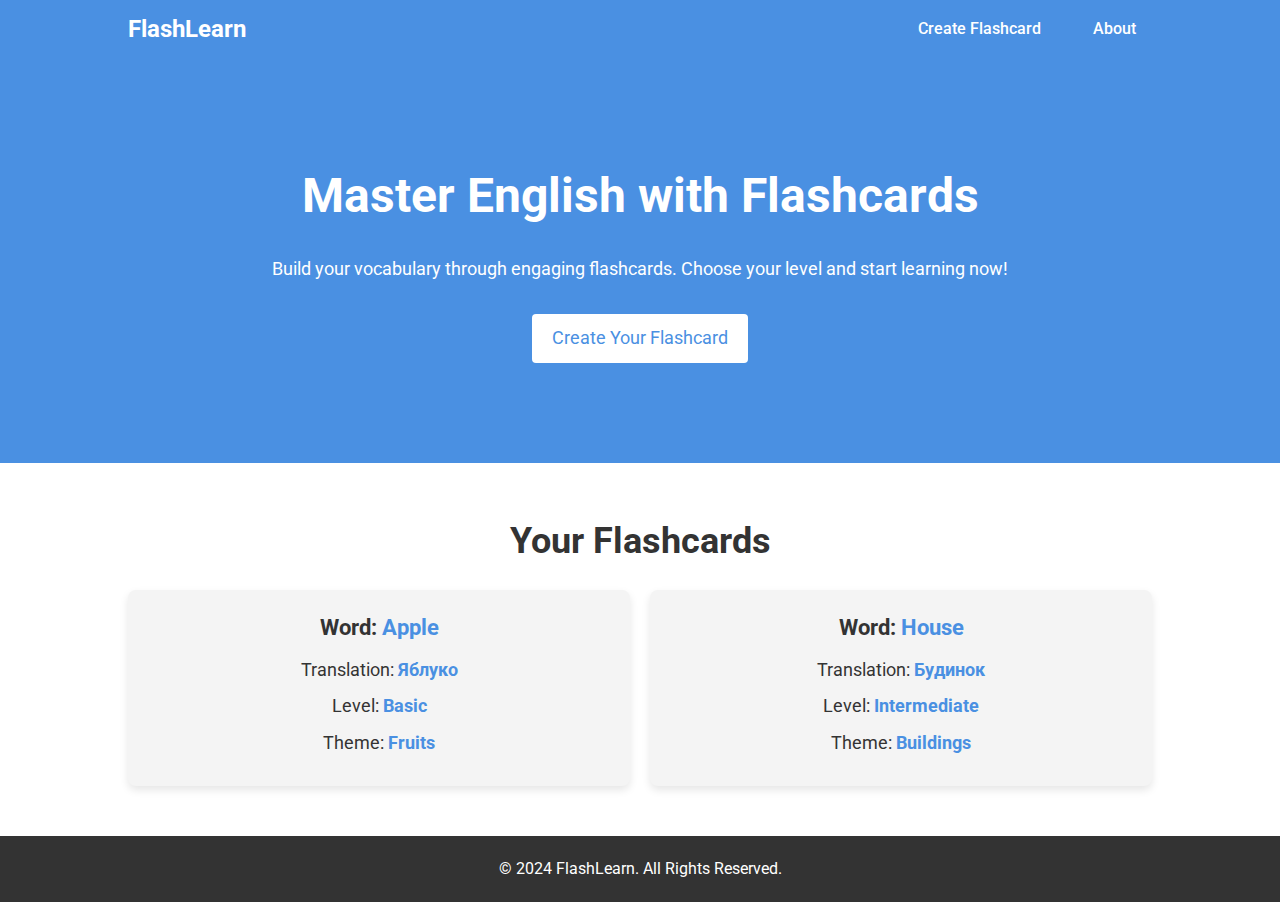
<file: templates/index.html>
<!DOCTYPE html>
<html lang="en">
<head>
    <meta charset="UTF-8">
    <meta name="viewport" content="width=device-width, initial-scale=1.0">
    <title>Flashcard Learning App</title>
    <link rel="stylesheet" href="stle.css">
    <link href="https://fonts.googleapis.com/css2?family=Roboto:wght@400;500;700&display=swap" rel="stylesheet">
</head>
<body>
    <header>
        <div class="container">
            <nav class="navbar">
                <div class="logo">FlashLearn</div>
                <ul class="nav-links">
                    <li><a href="/flashcard-app/templates/create.html">Create Flashcard</a></li>
                    <li><a href="#about">About</a></li>
                </ul>
            </nav>
        </div>
    </header>

    <section class="hero">
        <div class="container">
            <h1>Master English with Flashcards</h1>
            <p>Build your vocabulary through engaging flashcards. Choose your level and start learning now!</p>
            <a href="/flashcard-app/templates/create.html" class="btn-primary">Create Your Flashcard</a>
        </div>
    </section>

    <section class="flashcards">
        <div class="container">
            <h2>Your Flashcards</h2>
            <div class="flashcard-grid">
                <!-- Sample flashcards -->
                <div class="flashcard">
                    <h3>Word: <span>Apple</span></h3>
                    <p>Translation: <span>Яблуко</span></p>
                    <p>Level: <span>Basic</span></p>
                    <p>Theme: <span>Fruits</span></p>
                </div>
                <div class="flashcard">
                    <h3>Word: <span>House</span></h3>
                    <p>Translation: <span>Будинок</span></p>
                    <p>Level: <span>Intermediate</span></p>
                    <p>Theme: <span>Buildings</span></p>
                </div>
                <!-- Add more flashcards as needed -->
            </div>
        </div>
    </section>

    <footer>
        <div class="container">
            <p>&copy; 2024 FlashLearn. All Rights Reserved.</p>
        </div>
    </footer>
</body>
</html>
</file>
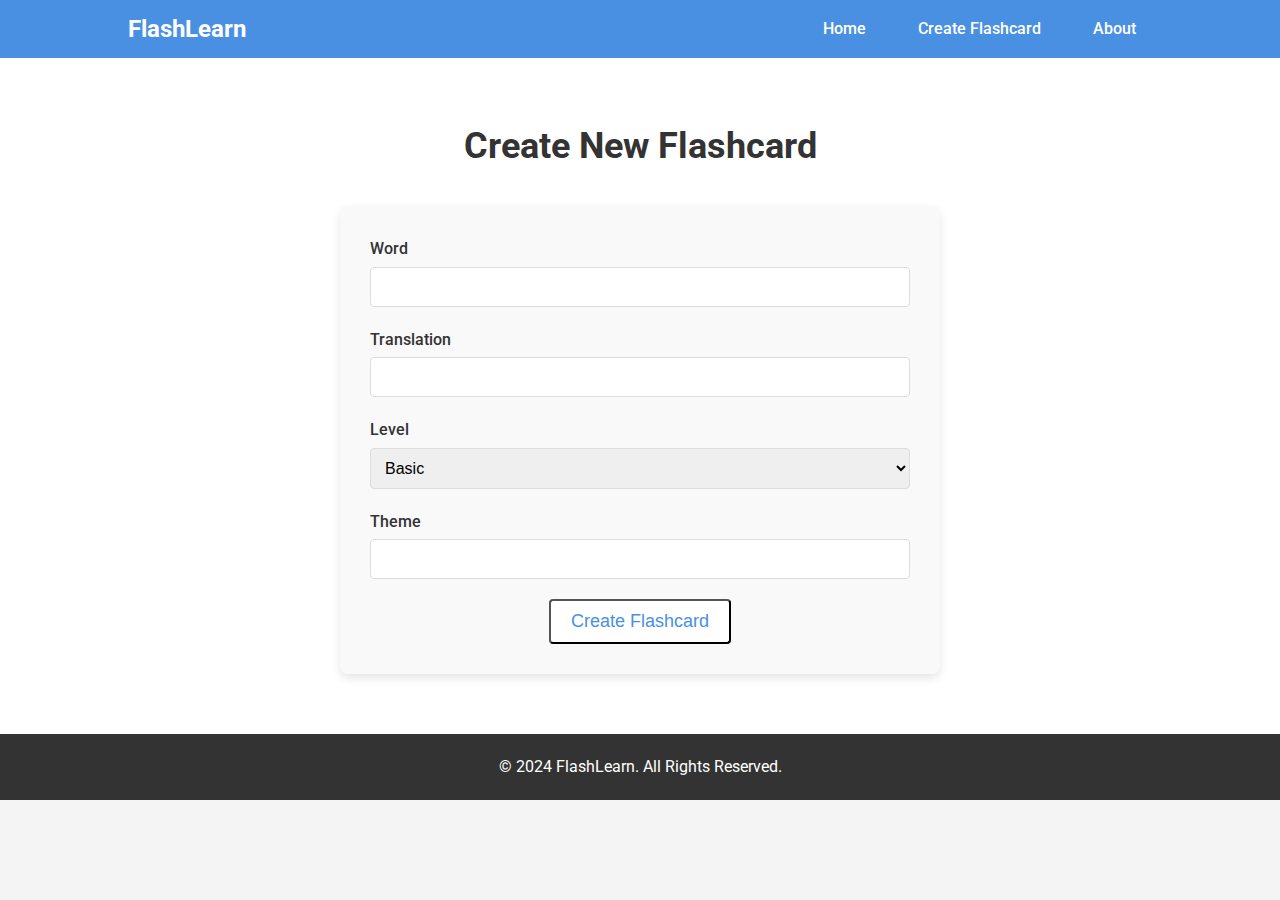
<file: templates/create.html>
<!DOCTYPE html>
<html lang="en">
<head>
    <meta charset="UTF-8">
    <meta name="viewport" content="width=device-width, initial-scale=1.0">
    <title>Create Flashcard</title>
    <link rel="stylesheet" href="stle.css">
    <link href="https://fonts.googleapis.com/css2?family=Roboto:wght@400;500;700&display=swap" rel="stylesheet">
</head>
<body>
    <header>
        <div class="container">
            <nav class="navbar">
                <div class="logo">FlashLearn</div>
                <ul class="nav-links">
                    <li><a href="/flashcard-app/templates/index.html">Home</a></li>
                    <li><a href="/create">Create Flashcard</a></li>
                    <li><a href="#about">About</a></li>
                </ul>
            </nav>
        </div>
    </header>

    <section class="create-section">
        <div class="container">
            <h2>Create New Flashcard</h2>
            <form action="/create" method="POST" class="create-form">
                <div class="form-group">
                    <label for="word">Word</label>
                    <input type="text" id="word" name="word" required>
                </div>
                <div class="form-group">
                    <label for="translation">Translation</label>
                    <input type="text" id="translation" name="translation" required>
                </div>
                <div class="form-group">
                    <label for="level">Level</label>
                    <select id="level" name="level">
                        <option value="basic">Basic</option>
                        <option value="intermediate">Intermediate</option>
                        <option value="advanced">Advanced</option>
                    </select>
                </div>
                <div class="form-group">
                    <label for="theme">Theme</label>
                    <input type="text" id="theme" name="theme">
                </div>
                <button type="submit" class="btn-primary">Create Flashcard</button>
            </form>
        </div>
    </section>

    <footer>
        <div class="container">
            <p>&copy; 2024 FlashLearn. All Rights Reserved.</p>
        </div>
    </footer>
</body>
</html>
</file>
<file: templates/stle.css>
/* Global styles */
* {
    margin: 0;
    padding: 0;
    box-sizing: border-box;
}

body {
    font-family: 'Roboto', sans-serif;
    line-height: 1.6;
    background-color: #f4f4f4;
    color: #333;
}

/* Container */
.container {
    width: 80%;
    margin: 0 auto;
    max-width: 1200px;
}

/* Navbar */
header {
    background-color: #4a90e2;
    padding: 10px 0;
    box-shadow: 0 2px 4px rgba(0, 0, 0, 0.1);
}

.navbar {
    display: flex;
    justify-content: space-between;
    align-items: center;
}

.logo {
    font-size: 24px;
    color: #fff;
    font-weight: 700;
}

.nav-links {
    list-style-type: none;
    display: flex;
}

.nav-links li {
    margin-left: 20px;
}

.nav-links a {
    color: #fff;
    text-decoration: none;
    font-weight: 500;
    padding: 8px 16px;
    transition: background-color 0.3s ease;
}

.nav-links a:hover {
    background-color: #3a78c3;
    border-radius: 4px;
}

/* Hero Section */
.hero {
    background-color: #4a90e2;
    color: #fff;
    text-align: center;
    padding: 100px 0;
}

.hero h1 {
    font-size: 48px;
    margin-bottom: 20px;
}

.hero p {
    font-size: 18px;
    margin-bottom: 30px;
}

.btn-primary {
    display: inline-block;
    background-color: #fff; /* Button background color */
    color: #4a90e2; /* Button text color */
    padding: 10px 20px;
    font-size: 18px;
    border-radius: 4px;
    text-decoration: none;
    transition: background-color 0.3s ease;
}

.btn-primary:hover {
    background-color: #e0e0e0; /* Hover background color */
}

/* Flashcard Section */
.flashcards {
    padding: 50px 0;
    background-color: #fff;
    text-align: center;
}

.flashcards h2 {
    font-size: 36px;
    margin-bottom: 20px;
    color: #333;
}

.flashcard-grid {
    display: grid;
    grid-template-columns: repeat(auto-fit, minmax(250px, 1fr));
    gap: 20px;
}

.flashcard {
    background-color: #f4f4f4;
    padding: 20px;
    border-radius: 8px;
    box-shadow: 0 4px 8px rgba(0, 0, 0, 0.1);
    transition: transform 0.3s ease;
}

.flashcard:hover {
    transform: translateY(-5px);
}

.flashcard h3 {
    font-size: 22px;
    margin-bottom: 10px;
}

.flashcard p {
    font-size: 18px;
    margin-bottom: 8px;
}

.flashcard span {
    font-weight: bold;
    color: #4a90e2;
}

/* Create Flashcard Section */
.create-section {
    padding: 60px 0;
    background-color: #fff;
    text-align: center;
}

.create-section h2 {
    font-size: 36px;
    margin-bottom: 30px;
    color: #333;
}

.create-form {
    width: 100%;
    max-width: 600px;
    margin: 0 auto;
    background-color: #f9f9f9;
    padding: 30px;
    border-radius: 8px;
    box-shadow: 0 4px 8px rgba(0, 0, 0, 0.1);
}

.form-group {
    margin-bottom: 20px;
    text-align: left;
}

.form-group label {
    font-size: 16px;
    font-weight: 500;
    color: #333;
    display: block;
    margin-bottom: 5px;
}

.form-group input,
.form-group select {
    width: 100%;
    padding: 10px;
    font-size: 16px;
    border-radius: 4px;
    border: 1px solid #ddd;
    transition: border-color 0.3s ease;
}

.form-group input:focus,
.form-group select:focus {
    border-color: #4a90e2;
    outline: none;
}

.btn-create {
    display: inline-block;
    background-color: #4a90e2; /* Button background color */
    color: #fff; /* Button text color */
    padding: 12px 25px;
    font-size: 18px;
    border-radius: 4px;
    text-decoration: none;
    border: none;
    cursor: pointer;
    transition: background-color 0.3s ease;
}

.btn-create:hover {
    background-color: #3a78c3; /* Hover background color */
}

/* Footer */
footer {
    background-color: #333;
    color: #fff;
    padding: 20px 0;
    text-align: center;
}

footer p {
    margin: 0;
}
</file>
